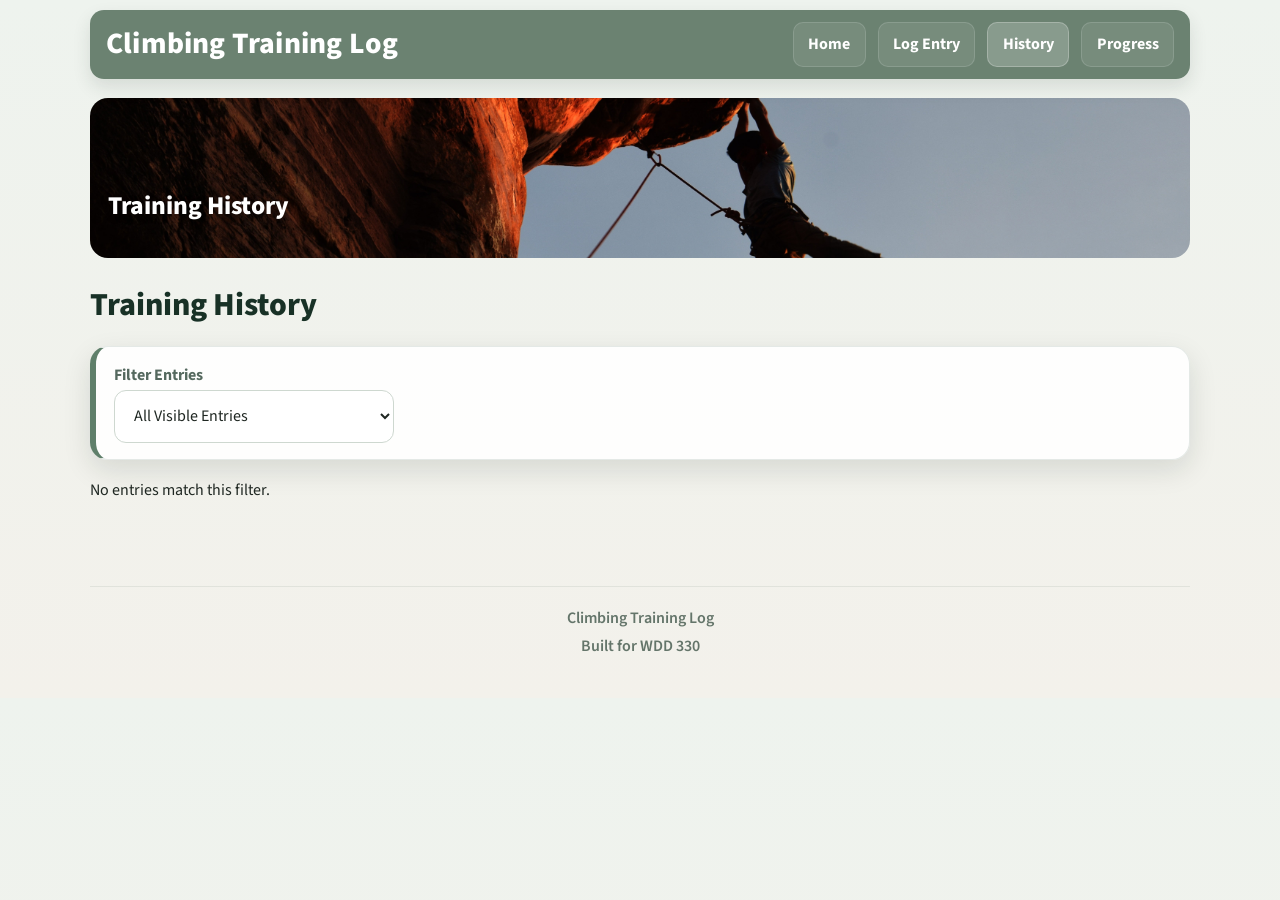
<file: history.html>
<!DOCTYPE html>
<html lang="en">
<head>
  <meta charset="UTF-8">
  <meta name="viewport" content="width=device-width, initial-scale=1.0">
  <title>Workout History</title>
  <link rel="stylesheet" href="css/styles.css">
  <script type="module" src="js/main.js"></script>
  <link rel="preconnect" href="https://fonts.googleapis.com">
  <link rel="preconnect" href="https://fonts.gstatic.com" crossorigin>
  <link href="https://fonts.googleapis.com/css2?family=Source+Sans+3:wght@400;600;700;800&display=swap" rel="stylesheet">
</head>
<body>

<header class="hero-header">
  <nav class="site-nav">
    <h1>Climbing Training Log</h1>

    <button
      class="nav-toggle"
      type="button"
      aria-label="Toggle navigation menu"
      aria-expanded="false"
      aria-controls="site-nav-menu"
    >
      <span class="nav-toggle-bar"></span>
      <span class="nav-toggle-bar"></span>
      <span class="nav-toggle-bar"></span>
    </button>

    <div class="site-nav-menu" id="site-nav-menu">
      <ul>
        <li><a href="index.html">Home</a></li>
        <li><a href="log.html">Log Entry</a></li>
        <li><a href="history.html" aria-current="page">History</a></li>
        <li><a href="progress.html">Progress</a></li>
      </ul>
    </div>
  </nav>

  <div class="hero-banner hero-banner--small">
    <img src="images/history.jpg" alt="Climbing history" class="hero-banner-image">
    <div class="hero-overlay">
      <h2 class="hero-title">Training History</h2>
    </div>
  </div>
</header>

<main>
  <h2>Training History</h2>

  <section class="history-toolbar">
    <div class="history-filter-group">
      <label for="historyFilter">Filter Entries</label>
      <select id="historyFilter">
        <option value="all">All Visible Entries</option>
        <option value="climbing">Climbing Only</option>
        <option value="training">Training Only</option>
        <option value="Bouldering">Bouldering</option>
        <option value="Top Rope">Top Rope</option>
        <option value="Lead">Lead</option>
        <option value="Hangboard">Hangboard</option>
        <option value="Strength">Strength</option>
        <option value="Conditioning">Conditioning</option>
      </select>
    </div>
  </section>

  <section id="historyList">
    <p>No workouts logged yet.</p>
  </section>
</main>

<footer class="site-footer">
  <p>Climbing Training Log</p>
  <p>Built for WDD 330</p>
</footer>

</body>
</html>
</file>
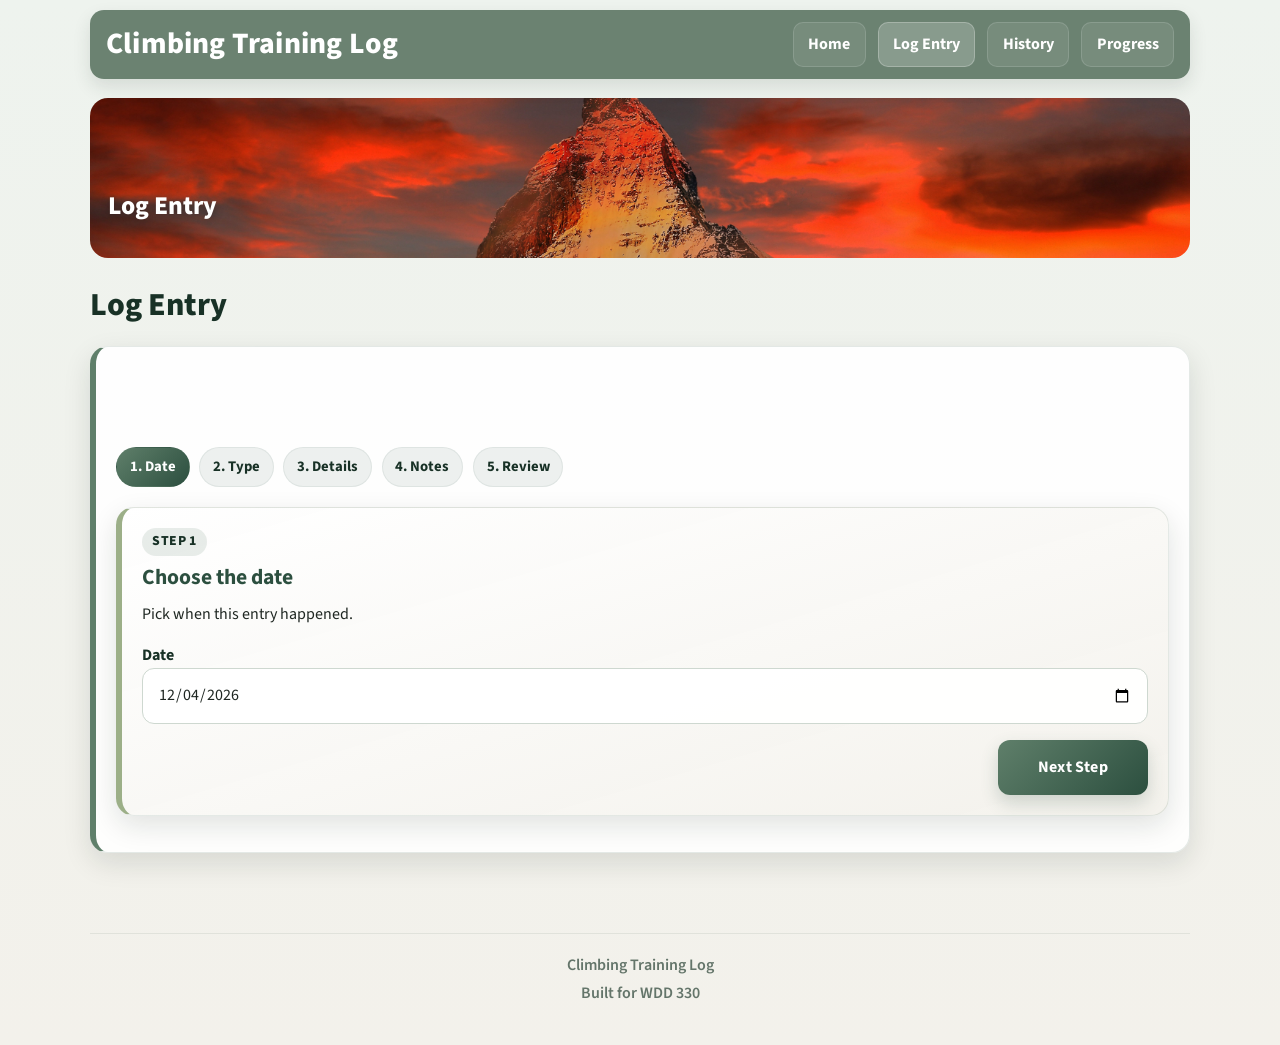
<file: log.html>
<!DOCTYPE html>
<html lang="en">
<head>
  <meta charset="UTF-8">
  <meta name="viewport" content="width=device-width, initial-scale=1.0">
  <title>Log Entry</title>
  <link rel="stylesheet" href="css/styles.css">
  <script type="module" src="js/main.js"></script>
  <link rel="preconnect" href="https://fonts.googleapis.com">
  <link rel="preconnect" href="https://fonts.gstatic.com" crossorigin>
  <link href="https://fonts.googleapis.com/css2?family=Source+Sans+3:wght@400;600;700;800&display=swap" rel="stylesheet">
</head>
<body>
<header class="hero-header">
  <nav class="site-nav">
    <h1>Climbing Training Log</h1>

    <button
      class="nav-toggle"
      type="button"
      aria-label="Toggle navigation menu"
      aria-expanded="false"
      aria-controls="site-nav-menu"
    >
      <span class="nav-toggle-bar"></span>
      <span class="nav-toggle-bar"></span>
      <span class="nav-toggle-bar"></span>
    </button>

    <div class="site-nav-menu" id="site-nav-menu">
      <ul>
        <li><a href="index.html">Home</a></li>
        <li><a href="log.html" aria-current="page">Log Entry</a></li>
        <li><a href="history.html">History</a></li>
        <li><a href="progress.html">Progress</a></li>
      </ul>
    </div>
  </nav>

  <div class="hero-banner hero-banner--small">
    <img src="images/log-entry.jpg" alt="Climbing log entry" class="hero-banner-image">
    <div class="hero-overlay">
      <h2 class="hero-title">Log Entry</h2>
    </div>
  </div>
</header>

<main>
  <h2>Log Entry</h2>

  <form id="workoutForm">
    <p id="formMessage" class="form-message" aria-live="polite"></p>
    <p id="apiMessage" class="form-message" aria-live="polite"></p>

    <div class="step-pills" aria-label="Workout form steps">
      <span class="step-pill active">1. Date</span>
      <span class="step-pill">2. Type</span>
      <span class="step-pill">3. Details</span>
      <span class="step-pill">4. Notes</span>
      <span class="step-pill">5. Review</span>
    </div>

    <section class="form-step active" data-step="0">
      <div class="step-header">
        <p class="step-label">Step 1</p>
        <h3>Choose the date</h3>
        <p>Pick when this entry happened.</p>
      </div>

      <label for="date">Date</label>
      <input type="date" id="date" name="date" required>

      <div class="step-actions">
        <button type="button" data-current-step="0" data-next-step="1">Next Step</button>
      </div>
    </section>

    <section class="form-step" data-step="1" hidden>
      <div class="step-header">
        <p class="step-label">Step 2</p>
        <h3>Pick the entry type</h3>
        <p>Choose climbing or training.</p>
      </div>

      <label for="type">Entry Type</label>
      <select id="type" name="type" required>
        <option value="Bouldering">Bouldering</option>
        <option value="Top Rope">Top Rope</option>
        <option value="Lead">Lead</option>
        <option value="Hangboard">Hangboard</option>
        <option value="Strength">Strength</option>
        <option value="Conditioning">Conditioning</option>
      </select>

      <div class="step-actions">
        <button type="button" class="button-secondary" data-prev-step="0">Back</button>
        <button type="button" data-current-step="1" data-next-step="2">Next Step</button>
      </div>
    </section>

    <section class="form-step" data-step="2" hidden>
      <div class="step-header">
        <p class="step-label">Step 3</p>
        <h3>Add entry details</h3>
        <p id="sessionInfoText">Fill out the details for your entry.</p>
      </div>

      <div id="climbingFields">
        <label for="gym">Gym</label>
        <input
          type="text"
          id="gym"
          name="gym"
          placeholder="Enter gym name"
        >

        <label for="grade">Grade</label>
        <select id="grade" name="grade">
          <option value="">Select grade</option>
        </select>

        <label for="status">Status</label>
        <select id="status" name="status">
          <option value="">Select status</option>
          <option value="completed">Completed</option>
          <option value="in_progress">In Progress</option>
        </select>

        <label for="projectName">Route or Problem Name (optional)</label>
        <input
          type="text"
          id="projectName"
          name="projectName"
          placeholder="Optional name"
        >
      </div>

      <div id="trainingFields" hidden>
        <input type="hidden" id="exercise" name="exercise">

        <div id="exerciseGrid" class="exercise-grid" aria-live="polite"></div>

        <label for="customExercise">Custom Exercise (optional)</label>
        <input
          type="text"
          id="customExercise"
          name="customExercise"
          placeholder="Use this if your exercise is not listed"
        >

        <div class="slider-card">
          <div class="slider-header">
            <label for="sets">Sets</label>
            <span id="setsValue" class="slider-value">3</span>
          </div>
          <input type="range" id="sets" name="sets" min="0" max="10" value="3" step="1">
          <div class="slider-scale">
            <span>0</span>
            <span>10</span>
          </div>
        </div>

        <div class="slider-card">
          <div class="slider-header">
            <label for="reps">Reps / Seconds</label>
            <span id="repsValue" class="slider-value">10</span>
          </div>
          <input type="range" id="reps" name="reps" min="0" max="60" value="10" step="1">
          <div class="slider-scale">
            <span>0</span>
            <span>60</span>
          </div>
        </div>
      </div>

      <div class="step-actions">
        <button type="button" class="button-secondary" data-prev-step="1">Back</button>
        <button type="button" data-current-step="2" data-next-step="3">Next Step</button>
      </div>
    </section>

    <section class="form-step" data-step="3" hidden>
      <div class="step-header">
        <p class="step-label">Step 4</p>
        <h3>Add notes</h3>
        <p>This part is optional.</p>
      </div>

      <label for="notes">Notes</label>
      <textarea id="notes" name="notes" placeholder="Optional notes about the entry"></textarea>

      <div class="step-actions">
        <button type="button" class="button-secondary" data-prev-step="2">Back</button>
        <button type="button" data-current-step="3" data-next-step="4">Review</button>
      </div>
    </section>

    <section class="form-step" data-step="4" hidden>
      <div class="step-header">
        <p class="step-label">Step 5</p>
        <h3>Review and save</h3>
        <p>Check your entry before saving.</p>
      </div>

      <div id="workoutSummary" class="summary-card"></div>

      <div class="step-actions">
        <button type="button" class="button-secondary" data-prev-step="3">Back</button>
        <button type="submit">Save Entry</button>
      </div>
    </section>
  </form>
</main>

<div id="submitOverlay" class="submit-overlay hidden" aria-hidden="true">
  <div class="submit-overlay-content">
    <div class="checkmark">✓</div>
    <h3>Entry Saved</h3>
    <p>Your entry has been logged.</p>
  </div>
</div>

<footer class="site-footer">
  <p>Climbing Training Log</p>
  <p>Built for WDD 330</p>
</footer>

</body>
</html>
</file>
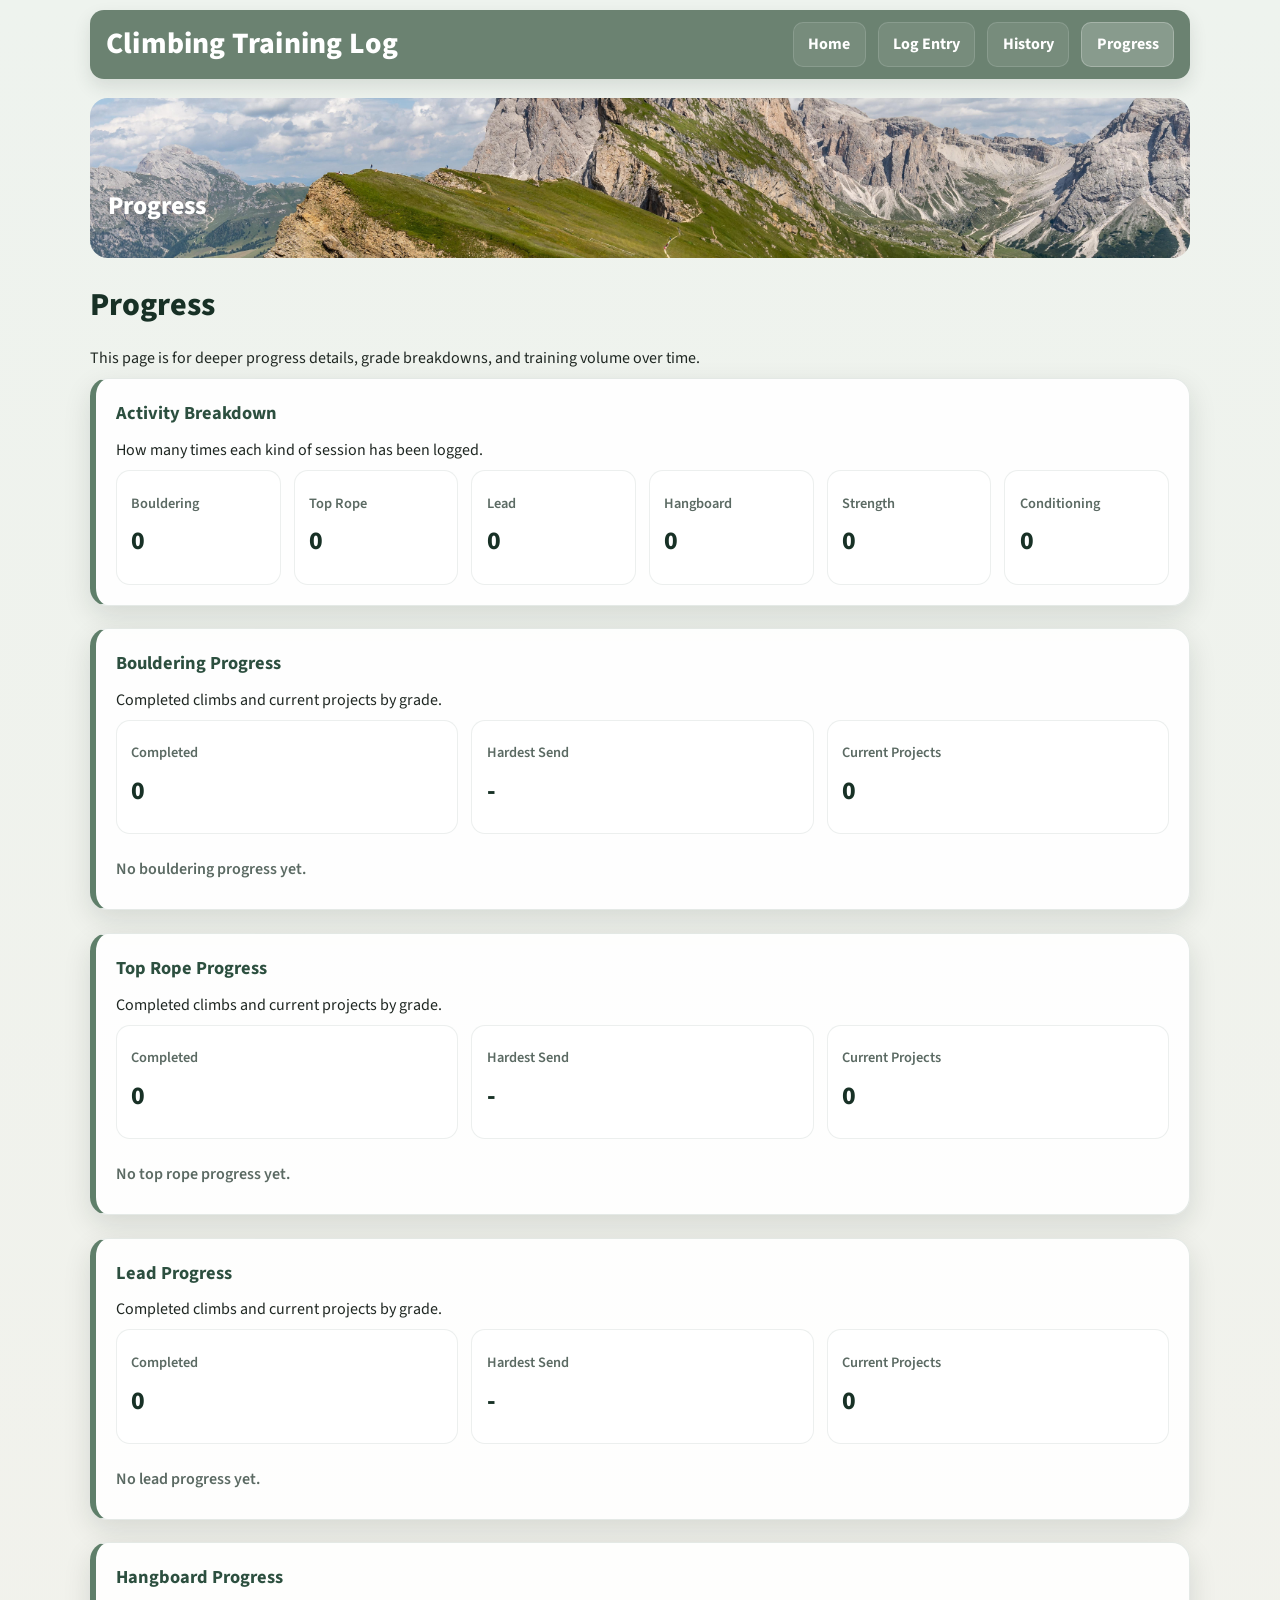
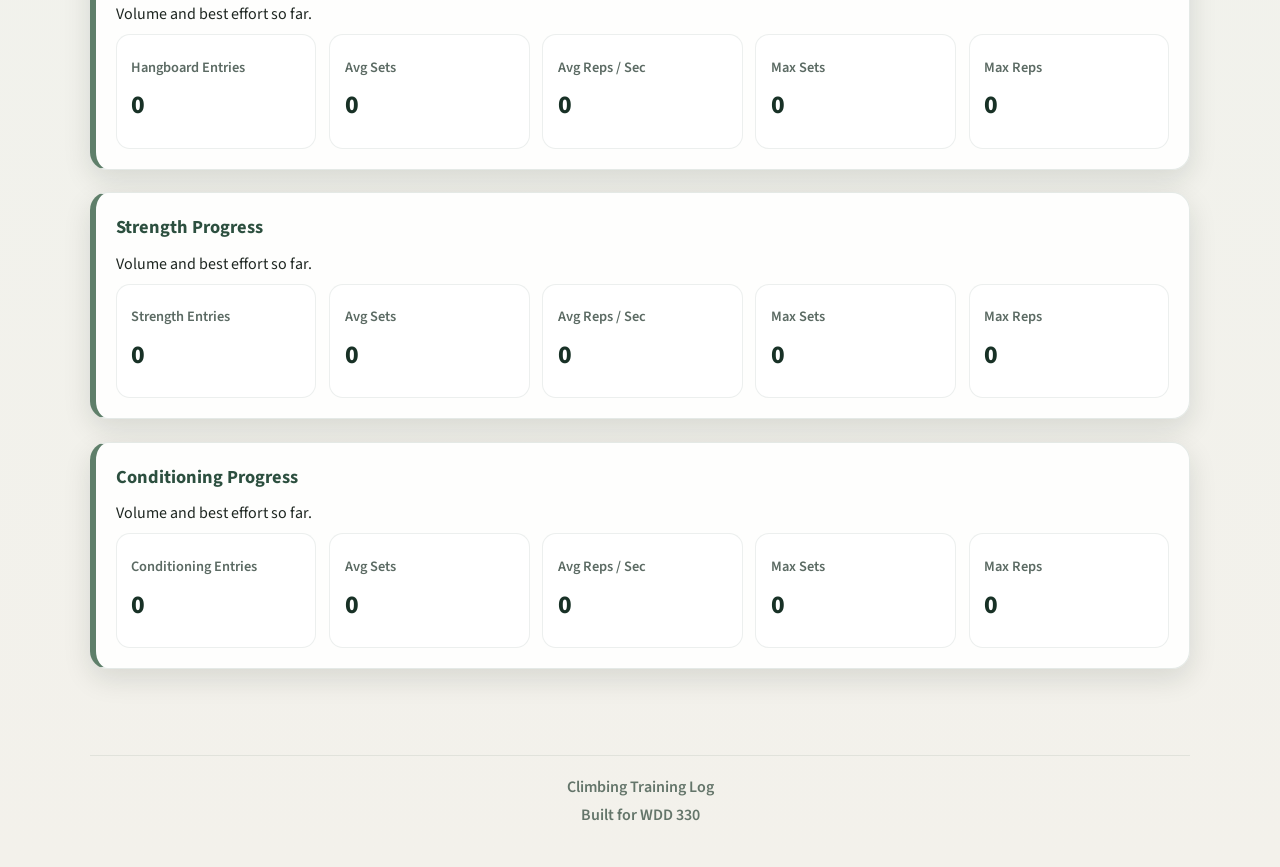
<file: progress.html>
<!DOCTYPE html>
<html lang="en">
<head>
  <meta charset="UTF-8">
  <meta name="viewport" content="width=device-width, initial-scale=1.0">
  <title>Progress</title>
  <link rel="stylesheet" href="css/styles.css">
  <script type="module" src="js/main.js"></script>
  <link rel="preconnect" href="https://fonts.googleapis.com">
  <link rel="preconnect" href="https://fonts.gstatic.com" crossorigin>
  <link href="https://fonts.googleapis.com/css2?family=Source+Sans+3:wght@400;600;700;800&display=swap" rel="stylesheet">
</head>
<body>
<header class="hero-header">
  <nav class="site-nav">
    <h1>Climbing Training Log</h1>

    <button
      class="nav-toggle"
      type="button"
      aria-label="Toggle navigation menu"
      aria-expanded="false"
      aria-controls="site-nav-menu"
    >
      <span class="nav-toggle-bar"></span>
      <span class="nav-toggle-bar"></span>
      <span class="nav-toggle-bar"></span>
    </button>

    <div class="site-nav-menu" id="site-nav-menu">
      <ul>
        <li><a href="index.html">Home</a></li>
        <li><a href="log.html">Log Entry</a></li>
        <li><a href="history.html">History</a></li>
        <li><a href="progress.html" aria-current="page">Progress</a></li>
      </ul>
    </div>
  </nav>

  <div class="hero-banner hero-banner--small">
    <img src="images/progress.jpg" alt="Climbing progress" class="hero-banner-image">
    <div class="hero-overlay">
      <h2 class="hero-title">Progress</h2>
    </div>
  </div>
</header>

<main id="progressPage">
  <h2>Progress</h2>
  <p class="page-intro">
    This page is for deeper progress details, grade breakdowns, and training volume over time.
  </p>

  <section class="progress-section">
    <div class="progress-section-header">
      <h3>Activity Breakdown</h3>
      <p>How many times each kind of session has been logged.</p>
    </div>
    <div id="overallCounts" class="progress-grid"></div>
  </section>

  <section class="progress-section">
    <div class="progress-section-header">
      <h3>Bouldering Progress</h3>
      <p>Completed climbs and current projects by grade.</p>
    </div>
    <div id="boulderingProgress"></div>
  </section>

  <section class="progress-section">
    <div class="progress-section-header">
      <h3>Top Rope Progress</h3>
      <p>Completed climbs and current projects by grade.</p>
    </div>
    <div id="topRopeProgress"></div>
  </section>

  <section class="progress-section">
    <div class="progress-section-header">
      <h3>Lead Progress</h3>
      <p>Completed climbs and current projects by grade.</p>
    </div>
    <div id="leadProgress"></div>
  </section>

  <section class="progress-section">
    <div class="progress-section-header">
      <h3>Hangboard Progress</h3>
      <p>Volume and best effort so far.</p>
    </div>
    <div id="hangboardStats" class="progress-grid"></div>
  </section>

  <section class="progress-section">
    <div class="progress-section-header">
      <h3>Strength Progress</h3>
      <p>Volume and best effort so far.</p>
    </div>
    <div id="strengthStats" class="progress-grid"></div>
  </section>

  <section class="progress-section">
    <div class="progress-section-header">
      <h3>Conditioning Progress</h3>
      <p>Volume and best effort so far.</p>
    </div>
    <div id="conditioningStats" class="progress-grid"></div>
  </section>
</main>

<footer class="site-footer">
  <p>Climbing Training Log</p>
  <p>Built for WDD 330</p>
</footer>

</body>
</html>
</file>
<file: css/styles.css>
@import url("./base.css");
@import url("./layout.css");
@import url("./cards.css");
@import url("./forms.css");
@import url("./components.css");
@import url("./pages.css");
@import url("./progress.css");
@import url("./responsive.css");
</file>
